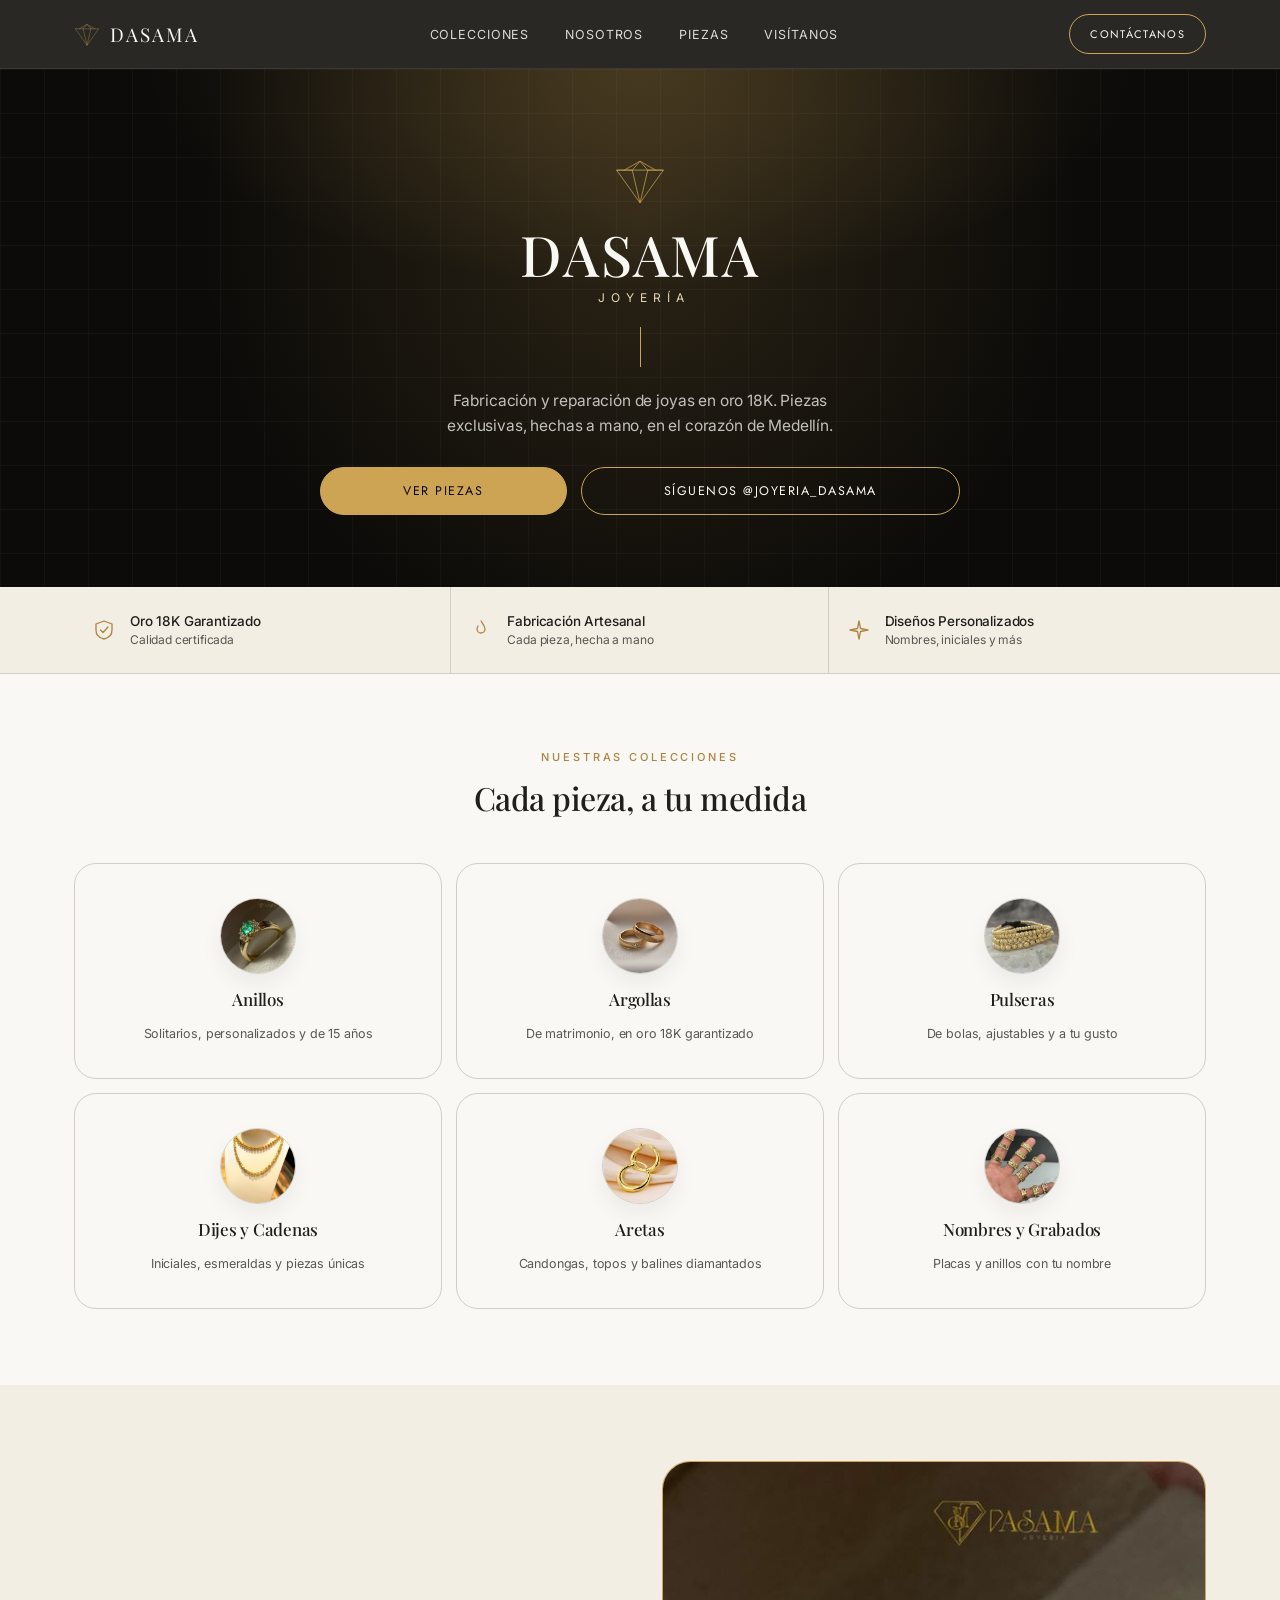
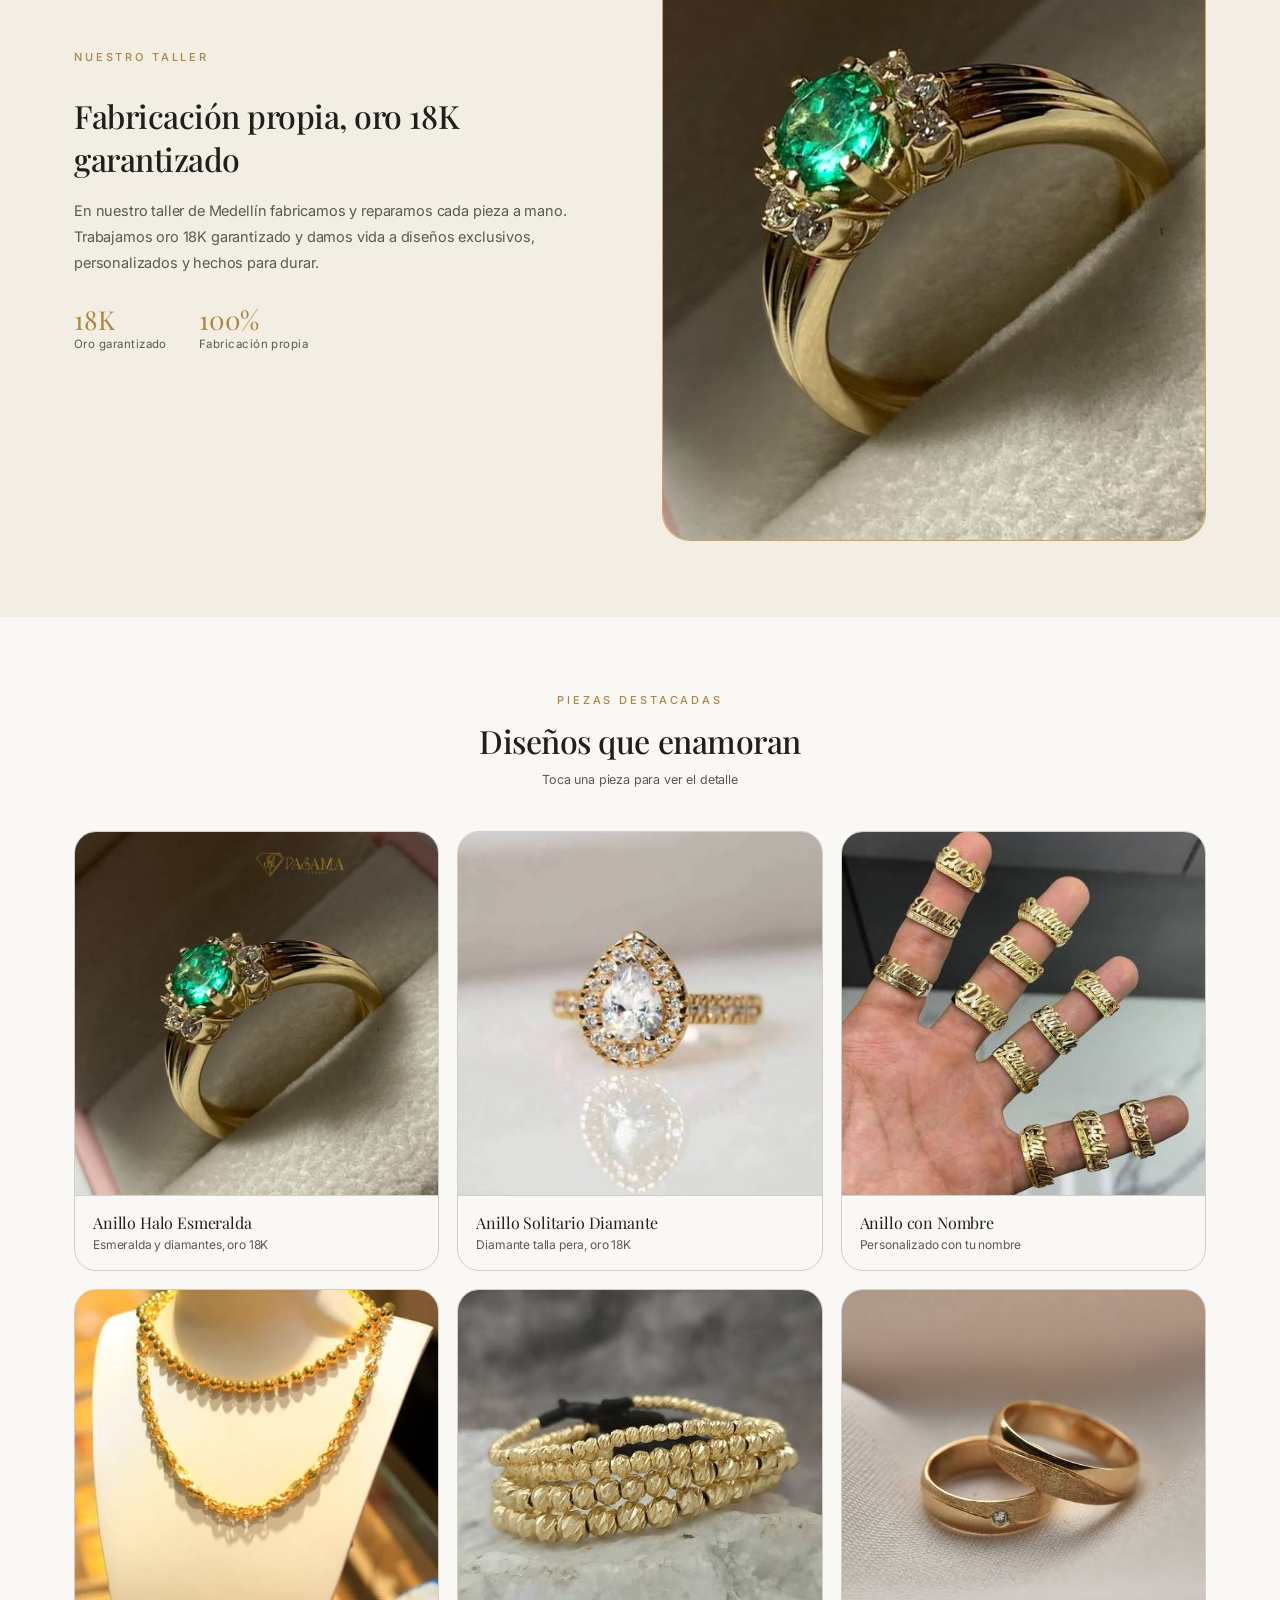
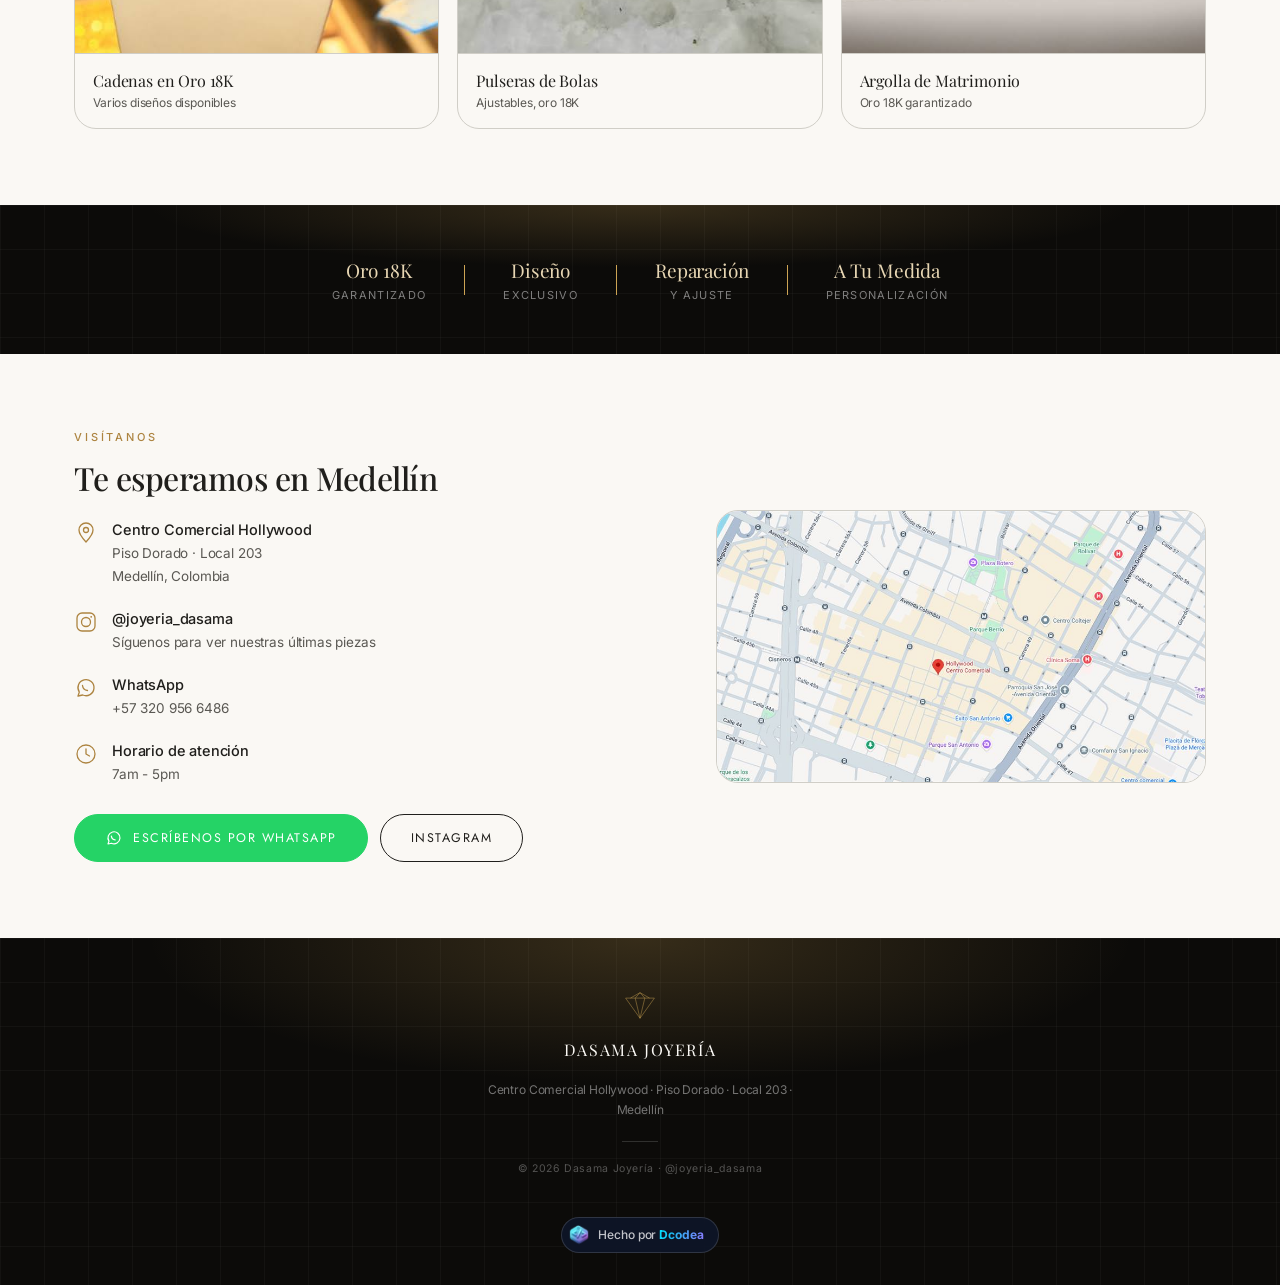
<file: index.html>
<!DOCTYPE html>
<html lang="es">
<head>
  <meta charset="UTF-8">
  <meta name="viewport" content="width=device-width, initial-scale=1.0">
  <title>Dasama Joyería</title>
  <meta name="description" content="Dasama Joyería — fabricación y reparación de joyas en oro 18K. Centro Comercial Hollywood, Piso Dorado, Local 203, Medellín.">
  <link rel="icon" href="data:image/svg+xml,%3Csvg xmlns='http://www.w3.org/2000/svg' viewBox='0 0 100 90'%3E%3Cpath d='M20 25 L50 8 L80 25 L95 25 L50 88 L5 25 Z' fill='none' stroke='%23111' stroke-width='4'/%3E%3C/svg%3E">
  <link rel="preconnect" href="https://fonts.googleapis.com">
  <link rel="stylesheet" href="https://fonts.googleapis.com/css2?family=Playfair+Display:wght@400;500;600;700&family=Jost:wght@300;400;500;600&family=Inter:wght@400;500;600;700&display=swap">
  <link rel="stylesheet" href="dcodea-dna.css">
  <link rel="stylesheet" href="styles.css">
</head>
<body>

<div class="page">

  <!-- NAV -->
  <header class="nav">
    <div class="container nav-inner">
      <div class="brand">
        <svg class="icon" viewBox="0 0 100 90" style="width:26px; height:24px; stroke:var(--gold);">
          <path d="M20 25 L50 8 L80 25 L95 25 L50 88 L5 25 Z"/>
          <path d="M20 25 L80 25"/>
          <path d="M35 25 L50 8 L65 25"/>
          <path d="M35 25 L50 88"/>
          <path d="M65 25 L50 88"/>
        </svg>
        <span class="brand-name">DASAMA</span>
      </div>
      <nav class="nav-links" id="navLinks">
        <a href="#colecciones">Colecciones</a>
        <a href="#taller">Nosotros</a>
        <a href="#destacados">Piezas</a>
        <a href="#visitanos">Visítanos</a>
      </nav>
      <a href="#visitanos" class="btn btn-outline nav-cta">Contáctanos</a>
      <button class="nav-burger" id="navBurger" aria-label="Abrir menú" aria-expanded="false" aria-controls="navLinks">
        <svg viewBox="0 0 24 24" class="burger-icon"><path d="M4 7h16"/><path d="M4 12h16"/><path d="M4 17h16"/></svg>
      </button>
    </div>
  </header>

  <!-- HERO -->
  <section class="hero">
    <div class="hero-glow"></div>
    <div class="hero-inner">
      <svg viewBox="0 0 100 90" class="hero-mark">
        <path d="M20 25 L50 8 L80 25 L95 25 L50 88 L5 25 Z"/>
        <path d="M20 25 L80 25"/>
        <path d="M35 25 L50 8 L65 25"/>
        <path d="M35 25 L50 88"/>
        <path d="M65 25 L50 88"/>
        <path d="M5 25 L35 25"/>
        <path d="M65 25 L95 25"/>
      </svg>
      <div class="hero-word">
        <h1 class="hero-title">DASAMA</h1>
        <p class="hero-sub">Joyería</p>
      </div>
      <div class="divider"></div>
      <p class="hero-tagline">Fabricación y reparación de joyas en oro 18K. Piezas exclusivas, hechas a mano, en el corazón de Medellín.</p>
      <div class="hero-actions">
        <a href="#destacados" class="btn btn-gold">Ver Piezas</a>
        <a href="https://www.instagram.com/joyeria_dasama/" target="_blank" rel="noopener" class="btn btn-outline">Síguenos @joyeria_dasama</a>
      </div>
    </div>
  </section>

  <!-- TRUST STRIP -->
  <section class="trust">
    <div class="container trust-grid">
      <div class="trust-item">
        <svg class="icon" viewBox="0 0 24 24"><path d="M12 3 L20 6 V12 C20 17 16.5 20 12 21 C7.5 20 4 17 4 12 V6 Z"/><path d="M8.5 12 L11 14.5 L16 9"/></svg>
        <div>
          <p class="trust-title">Oro 18K Garantizado</p>
          <p class="trust-sub">Calidad certificada</p>
        </div>
      </div>
      <div class="trust-item">
        <svg class="icon" viewBox="0 0 24 24"><path d="M12 3c2 3 4 5 4 8a4 4 0 0 1-8 0c0-1 .5-2 1-3"/></svg>
        <div>
          <p class="trust-title">Fabricación Artesanal</p>
          <p class="trust-sub">Cada pieza, hecha a mano</p>
        </div>
      </div>
      <div class="trust-item">
        <svg class="icon" viewBox="0 0 24 24"><path d="M12 3 L13.5 10.5 L21 12 L13.5 13.5 L12 21 L10.5 13.5 L3 12 L10.5 10.5 Z"/></svg>
        <div>
          <p class="trust-title">Diseños Personalizados</p>
          <p class="trust-sub">Nombres, iniciales y más</p>
        </div>
      </div>
    </div>
  </section>

  <!-- COLECCIONES -->
  <section id="colecciones" class="section">
    <div class="container">
      <div class="section-head">
        <p class="eyebrow">Nuestras Colecciones</p>
        <h2 class="section-title">Cada pieza, a tu medida</h2>
      </div>
      <div class="grid grid-6 grid-lines">

        <div class="card coll-card">
          <span class="medal">
            <img src="images/anillo-esmeralda.jpg" alt="Anillos Dasama Joyería">
          </span>
          <h3>Anillos</h3>
          <p class="muted">Solitarios, personalizados y de 15 años</p>
        </div>

        <div class="card coll-card">
          <span class="medal">
            <img src="images/argolla-matrimonio.jpg" alt="Argollas Dasama Joyería">
          </span>
          <h3>Argollas</h3>
          <p class="muted">De matrimonio, en oro 18K garantizado</p>
        </div>

        <div class="card coll-card">
          <span class="medal">
            <img src="images/manillas.jpg" alt="Pulseras Dasama Joyería">
          </span>
          <h3>Pulseras</h3>
          <p class="muted">De bolas, ajustables y a tu gusto</p>
        </div>

        <div class="card coll-card">
          <span class="medal">
            <img src="images/cadena.jpg" alt="Dijes y cadenas Dasama Joyería">
          </span>
          <h3>Dijes y Cadenas</h3>
          <p class="muted">Iniciales, esmeraldas y piezas únicas</p>
        </div>

        <div class="card coll-card">
          <span class="medal">
            <img src="images/aretes.jpg" alt="Aretas Dasama Joyería">
          </span>
          <h3>Aretas</h3>
          <p class="muted">Candongas, topos y balines diamantados</p>
        </div>

        <div class="card coll-card">
          <span class="medal">
            <img src="images/anillo-nombre.jpg" alt="Nombres y grabados Dasama Joyería">
          </span>
          <h3>Nombres y Grabados</h3>
          <p class="muted">Placas y anillos con tu nombre</p>
        </div>

      </div>
    </div>
  </section>

  <!-- TALLER / SOBRE NOSOTROS -->
  <section id="taller" class="section section-cream">
    <div class="container split">
      <div class="taller-copy">
        <p class="eyebrow">Nuestro Taller</p>
        <h2 class="section-title">Fabricación propia, oro 18K garantizado</h2>
        <p class="body-text">En nuestro taller de Medellín fabricamos y reparamos cada pieza a mano. Trabajamos oro 18K garantizado y damos vida a diseños exclusivos, personalizados y hechos para durar.</p>
        <div class="stat-row">
          <div>
            <p class="stat-num">18K</p>
            <p class="stat-label">Oro garantizado</p>
          </div>
          <div>
            <p class="stat-num">100%</p>
            <p class="stat-label">Fabricación propia</p>
          </div>
        </div>
      </div>
      <div class="taller-photo">
        <img src="images/anillo-esmeralda.jpg" alt="Anillo en oro 18K con esmeralda, fabricado por Dasama Joyería" loading="lazy">
      </div>
    </div>
  </section>

  <!-- DESTACADOS -->
  <section id="destacados" class="section">
    <div class="container">
      <div class="section-head">
        <p class="eyebrow">Piezas Destacadas</p>
        <h2 class="section-title">Diseños que enamoran</h2>
        <p class="section-hint">Toca una pieza para ver el detalle</p>
      </div>

      <div class="grid grid-6 grid-gap">

        <a class="product-card" href="producto.html?p=anillo-halo-esmeralda">
          <span class="product-thumb">
            <img src="images/anillo-esmeralda.jpg" alt="Anillo Halo Esmeralda, Dasama Joyería">
          </span>
          <span class="product-info">
            <span class="product-name">Anillo Halo Esmeralda</span>
            <span class="product-tag">Esmeralda y diamantes, oro 18K</span>
          </span>
        </a>

        <a class="product-card" href="producto.html?p=anillo-solitario-diamante">
          <span class="product-thumb">
            <img src="images/anillo-diamante-pera.jpg" alt="Anillo Solitario Diamante, Dasama Joyería">
          </span>
          <span class="product-info">
            <span class="product-name">Anillo Solitario Diamante</span>
            <span class="product-tag">Diamante talla pera, oro 18K</span>
          </span>
        </a>

        <a class="product-card" href="producto.html?p=anillo-con-nombre">
          <span class="product-thumb">
            <img src="images/anillo-nombre.jpg" alt="Anillo con Nombre, Dasama Joyería">
          </span>
          <span class="product-info">
            <span class="product-name">Anillo con Nombre</span>
            <span class="product-tag">Personalizado con tu nombre</span>
          </span>
        </a>

        <a class="product-card" href="producto.html?p=cadenas-oro-18k">
          <span class="product-thumb">
            <img src="images/cadena.jpg" alt="Cadenas en Oro 18K, Dasama Joyería">
          </span>
          <span class="product-info">
            <span class="product-name">Cadenas en Oro 18K</span>
            <span class="product-tag">Varios diseños disponibles</span>
          </span>
        </a>

        <a class="product-card" href="producto.html?p=pulseras-de-bolas">
          <span class="product-thumb">
            <img src="images/manillas.jpg" alt="Pulseras de Bolas, Dasama Joyería">
          </span>
          <span class="product-info">
            <span class="product-name">Pulseras de Bolas</span>
            <span class="product-tag">Ajustables, oro 18K</span>
          </span>
        </a>

        <a class="product-card" href="producto.html?p=argolla-matrimonio">
          <span class="product-thumb">
            <img src="images/argolla-matrimonio.jpg" alt="Argolla de Matrimonio, Dasama Joyería">
          </span>
          <span class="product-info">
            <span class="product-name">Argolla de Matrimonio</span>
            <span class="product-tag">Oro 18K garantizado</span>
          </span>
        </a>

      </div>
    </div>
  </section>

  <!-- GARANTIA BAND -->
  <section class="promise">
    <div class="container promise-row">
      <div class="promise-item">
        <p class="promise-num">Oro 18K</p>
        <p class="promise-label">Garantizado</p>
      </div>
      <div class="divider promise-divider"></div>
      <div class="promise-item">
        <p class="promise-num">Diseño</p>
        <p class="promise-label">Exclusivo</p>
      </div>
      <div class="divider promise-divider"></div>
      <div class="promise-item">
        <p class="promise-num">Reparación</p>
        <p class="promise-label">Y Ajuste</p>
      </div>
      <div class="divider promise-divider"></div>
      <div class="promise-item">
        <p class="promise-num">A Tu Medida</p>
        <p class="promise-label">Personalización</p>
      </div>
    </div>
  </section>

  <!-- VISITANOS -->
  <section id="visitanos" class="section">
    <div class="container split split-reverse">
      <div class="visit-copy">
        <div>
          <p class="eyebrow">Visítanos</p>
          <h2 class="section-title">Te esperamos en Medellín</h2>
        </div>
        <div class="visit-row">
          <svg class="icon" viewBox="0 0 24 24"><path d="M12 21s7-7.5 7-12a7 7 0 1 0-14 0c0 4.5 7 12 7 12z"/><circle cx="12" cy="9" r="2.5"/></svg>
          <div>
            <p class="visit-title">Centro Comercial Hollywood</p>
            <p class="visit-sub">Piso Dorado · Local 203<br>Medellín, Colombia</p>
          </div>
        </div>
        <div class="visit-row">
          <svg class="icon" viewBox="0 0 24 24"><rect x="3" y="3" width="18" height="18" rx="5"/><circle cx="12" cy="12" r="4.5"/><circle cx="17.2" cy="6.8" r="0.9" fill="var(--gold-2)" stroke="none"/></svg>
          <div>
            <p class="visit-title">@joyeria_dasama</p>
            <p class="visit-sub">Síguenos para ver nuestras últimas piezas</p>
          </div>
        </div>
        <div class="visit-row">
          <svg class="icon" viewBox="0 0 24 24"><path d="M4 20l1.3-3.9A8 8 0 1 1 8.7 19L4 20z"/><path d="M8.5 9.5c.3 2.5 2.5 4.7 5 5"/></svg>
          <div>
            <p class="visit-title">WhatsApp</p>
            <p class="visit-sub">+57 320 956 6486</p>
          </div>
        </div>
        <div class="visit-row">
          <svg class="icon" viewBox="0 0 24 24"><circle cx="12" cy="12" r="9"/><path d="M12 7v5l3.5 2"/></svg>
          <div>
            <p class="visit-title">Horario de atención</p>
            <p class="visit-sub">7am - 5pm</p>
          </div>
        </div>
        <div class="visit-actions">
          <a href="https://wa.me/573209566486" target="_blank" rel="noopener" class="btn btn-whatsapp">
            <svg viewBox="0 0 24 24" class="wa-icon"><path d="M4 20l1.3-3.9A8 8 0 1 1 8.7 19L4 20z"/><path d="M8.5 9.5c.3 2.5 2.5 4.7 5 5"/></svg>
            Escríbenos por WhatsApp
          </a>
          <a href="https://www.instagram.com/joyeria_dasama/" target="_blank" rel="noopener" class="btn btn-outline-dark">Instagram</a>
        </div>
      </div>
      <a class="visit-map" href="https://www.google.com/maps/search/?api=1&query=Centro+Comercial+Hollywood+Medell%C3%ADn" target="_blank" rel="noopener">
        <img src="images/mapa-ubicacion.jpg" alt="Ubicación de Dasama Joyería, Centro Comercial Hollywood, Medellín">
      </a>
    </div>
  </section>

  <!-- FOOTER -->
  <footer class="footer">
    <div class="container footer-inner">
      <svg viewBox="0 0 100 90" class="footer-mark">
        <path d="M20 25 L50 8 L80 25 L95 25 L50 88 L5 25 Z"/>
        <path d="M20 25 L80 25"/>
        <path d="M35 25 L50 8 L65 25"/>
        <path d="M35 25 L50 88"/>
        <path d="M65 25 L50 88"/>
      </svg>
      <p class="footer-brand">DASAMA JOYERÍA</p>
      <p class="footer-address">Centro Comercial Hollywood · Piso Dorado · Local 203 · Medellín</p>
      <div class="footer-rule"></div>
      <p class="footer-copy">© 2026 Dasama Joyería · @joyeria_dasama</p>
      <div class="footer-signature">
        <a class="dcodea-badge" href="https://www.instagram.com/dcod.ea/" target="_blank" rel="noopener"><img src="images/dcodea-mark.png" alt="" width="22" height="22"><span>Hecho por <strong>Dcodea</strong></span></a>
      </div>
    </div>
  </footer>

</div>

<script src="script.js"></script>
</body>
</html>
</file>
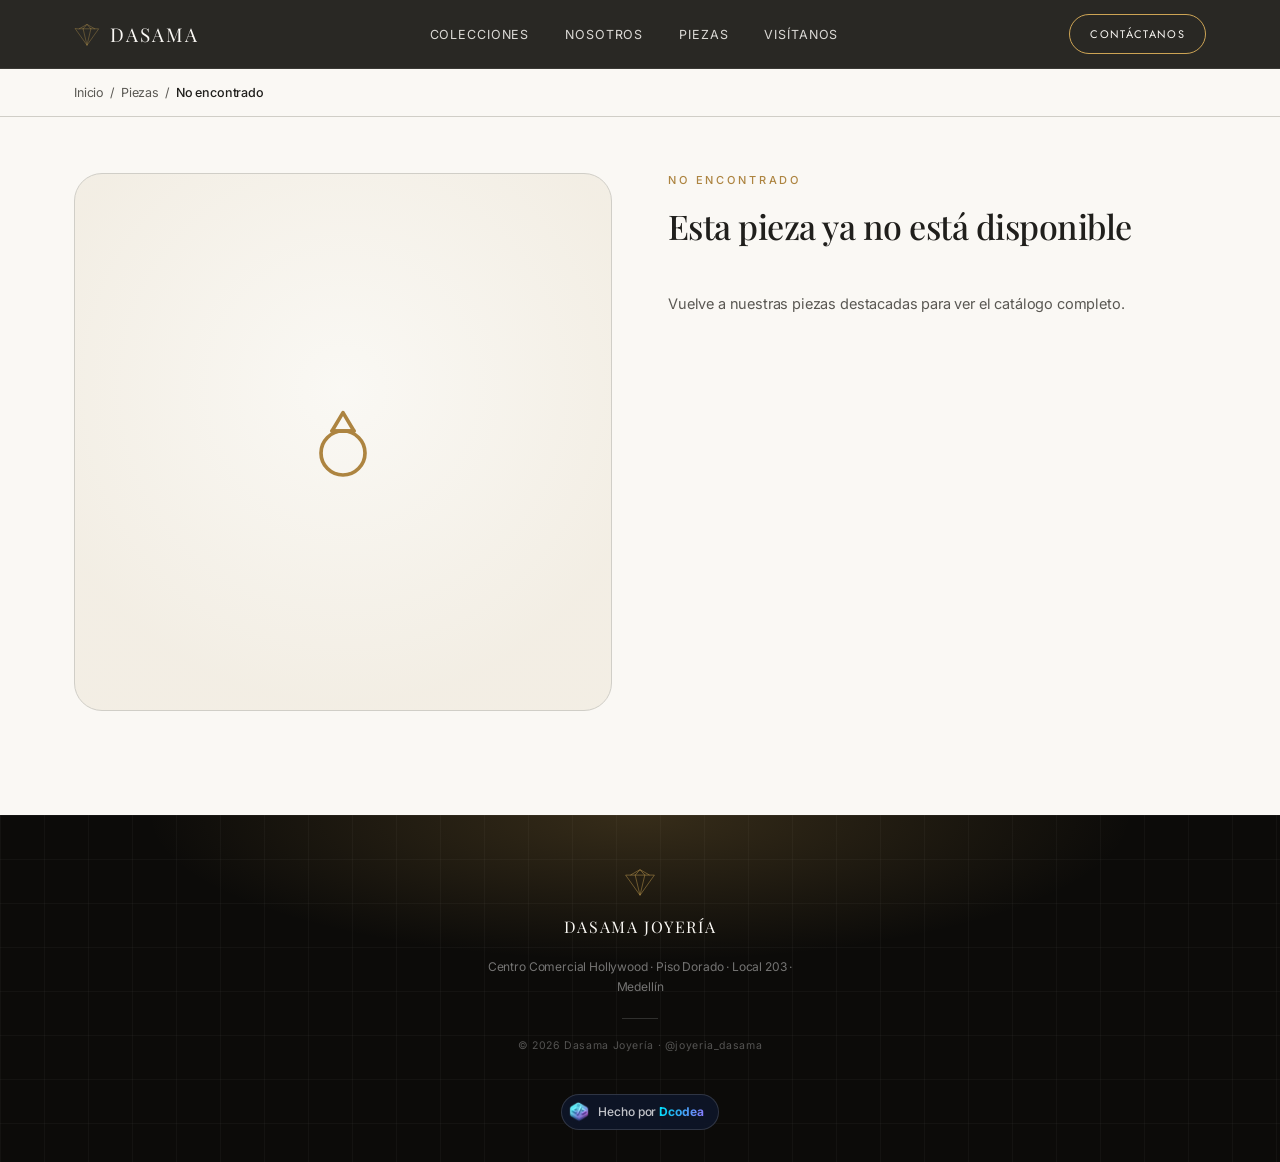
<file: producto.html>
<!DOCTYPE html>
<html lang="es">
<head>
  <meta charset="UTF-8">
  <meta name="viewport" content="width=device-width, initial-scale=1.0">
  <title id="pageTitle">Producto · Dasama Joyería</title>
  <link rel="icon" href="data:image/svg+xml,%3Csvg xmlns='http://www.w3.org/2000/svg' viewBox='0 0 100 90'%3E%3Cpath d='M20 25 L50 8 L80 25 L95 25 L50 88 L5 25 Z' fill='none' stroke='%23111' stroke-width='4'/%3E%3C/svg%3E">
  <link rel="preconnect" href="https://fonts.googleapis.com">
  <link rel="stylesheet" href="https://fonts.googleapis.com/css2?family=Playfair+Display:wght@400;500;600;700&family=Jost:wght@300;400;500;600&family=Inter:wght@400;500;600;700&display=swap">
  <link rel="stylesheet" href="dcodea-dna.css">
  <link rel="stylesheet" href="styles.css">
</head>
<body>

<div class="page">

  <!-- NAV -->
  <header class="nav">
    <div class="container nav-inner">
      <a href="index.html" class="brand">
        <svg class="icon" viewBox="0 0 100 90" style="width:26px; height:24px; stroke:var(--gold);">
          <path d="M20 25 L50 8 L80 25 L95 25 L50 88 L5 25 Z"/>
          <path d="M20 25 L80 25"/>
          <path d="M35 25 L50 8 L65 25"/>
          <path d="M35 25 L50 88"/>
          <path d="M65 25 L50 88"/>
        </svg>
        <span class="brand-name">DASAMA</span>
      </a>
      <nav class="nav-links" id="navLinks">
        <a href="index.html#colecciones">Colecciones</a>
        <a href="index.html#taller">Nosotros</a>
        <a href="index.html#destacados">Piezas</a>
        <a href="index.html#visitanos">Visítanos</a>
      </nav>
      <a href="index.html#visitanos" class="btn btn-outline nav-cta">Contáctanos</a>
      <button class="nav-burger" id="navBurger" aria-label="Abrir menú" aria-expanded="false" aria-controls="navLinks">
        <svg viewBox="0 0 24 24" class="burger-icon"><path d="M4 7h16"/><path d="M4 12h16"/><path d="M4 17h16"/></svg>
      </button>
    </div>
  </header>

  <!-- BREADCRUMB -->
  <div class="crumb">
    <div class="container crumb-row">
      <a href="index.html">Inicio</a>
      <span>/</span>
      <a href="index.html#destacados" id="crumbCategory">Piezas</a>
      <span>/</span>
      <span class="crumb-current" id="crumbTitle">Producto</span>
    </div>
  </div>

  <!-- PRODUCT -->
  <section class="product-page">
    <div class="container product-grid">

      <div class="gallery">
        <div class="gallery-main" id="galleryMain"></div>
        <div class="gallery-thumbs" id="galleryThumbs"></div>
      </div>

      <div class="product-detail">
        <p class="eyebrow" id="detailCategory">Categoría</p>
        <h1 class="product-detail-title" id="detailTitle">Producto</h1>
        <p class="product-detail-price" id="detailPrice">Precio a consultar</p>
        <p class="product-detail-text" id="detailText"></p>

        <div class="qty-row">
          <div class="qty-stepper">
            <button class="qty-btn" id="qtyMinus" type="button" aria-label="Restar">–</button>
            <span class="qty-value" id="qtyValue">1</span>
            <button class="qty-btn" id="qtyPlus" type="button" aria-label="Sumar">+</button>
          </div>
        </div>

        <div class="buy-row">
          <a class="btn btn-whatsapp" id="whatsappBtn" href="#" target="_blank" rel="noopener">
            <svg viewBox="0 0 24 24" class="wa-icon"><path d="M4 20l1.3-3.9A8 8 0 1 1 8.7 19L4 20z"/><path d="M8.5 9.5c.3 2.5 2.5 4.7 5 5"/></svg>
            Comprar por WhatsApp
          </a>
          <p class="buy-note">Te atendemos directo por WhatsApp para confirmar disponibilidad, talla y envío.</p>
        </div>

        <div class="specs">
          <p class="specs-title">Características</p>
          <div class="specs-grid">
            <div>
              <p class="spec-label">Material</p>
              <p class="spec-value">Oro 18K</p>
            </div>
            <div>
              <p class="spec-label">Categoría</p>
              <p class="spec-value" id="specCategory">—</p>
            </div>
            <div>
              <p class="spec-label">Personalización</p>
              <p class="spec-value">Disponible</p>
            </div>
            <div>
              <p class="spec-label">Garantía</p>
              <p class="spec-value">Incluida</p>
            </div>
          </div>
        </div>
      </div>

    </div>
  </section>

  <!-- FOOTER -->
  <footer class="footer">
    <div class="container footer-inner">
      <svg viewBox="0 0 100 90" class="footer-mark">
        <path d="M20 25 L50 8 L80 25 L95 25 L50 88 L5 25 Z"/>
        <path d="M20 25 L80 25"/>
        <path d="M35 25 L50 8 L65 25"/>
        <path d="M35 25 L50 88"/>
        <path d="M65 25 L50 88"/>
      </svg>
      <p class="footer-brand">DASAMA JOYERÍA</p>
      <p class="footer-address">Centro Comercial Hollywood · Piso Dorado · Local 203 · Medellín</p>
      <div class="footer-rule"></div>
      <p class="footer-copy">© 2026 Dasama Joyería · @joyeria_dasama</p>
      <div class="footer-signature">
        <a class="dcodea-badge" href="https://www.instagram.com/dcod.ea/" target="_blank" rel="noopener"><img src="images/dcodea-mark.png" alt="" width="22" height="22"><span>Hecho por <strong>Dcodea</strong></span></a>
      </div>
    </div>
  </footer>

</div>

<script src="catalog.js"></script>
<script src="producto.js"></script>
<script src="script.js"></script>
</body>
</html>
</file>
<file: dcodea-dna.css>
/*
 * ADN Dcodea — lenguaje visual compartido por los proyectos de Dcodea (https://www.instagram.com/dcod.ea/).
 * Tipografía, forma, movimiento y superficies iguales en todos los proyectos;
 * cada uno define su propio color de marca con --brand (y opcionalmente --brand-2).
 * Nota: todo lo que depende de --brand usa var(--brand) directamente, así un contenedor
 * puede redefinir la marca (p. ej. cada tienda del SaaS) y los componentes la heredan.
 */
:root {
  --brand: #4f46e5;
  --brand-2: color-mix(in srgb, var(--brand) 55%, #00e5ff);

  --dc-navy: #0f172a;
  --dc-navy-deep: #0a0f1e;
  --dc-navy-elevated: #1b1f3b;
  --dc-font: 'Inter', -apple-system, BlinkMacSystemFont, 'SF Pro Display', 'Segoe UI', Roboto, sans-serif;
  --dc-mono: 'JetBrains Mono', ui-monospace, Menlo, Consolas, monospace;
  --dc-ease: cubic-bezier(0.28, 0.11, 0.32, 1);
  --dc-ease-out: cubic-bezier(0.16, 1, 0.3, 1);
  --dc-radius-sm: 12px;
  --dc-radius-md: 18px;
  --dc-radius-lg: 28px;
  --dc-radius-pill: 980px;
  --dc-shadow-soft: 0 30px 60px -24px rgba(15, 23, 42, 0.35);
}

/* Botón píldora con el destello diagonal característico de Dcodea. */
.dc-sheen {
  position: relative;
  isolation: isolate;
  overflow: hidden;
  transition: transform 0.3s var(--dc-ease), box-shadow 0.3s ease, background-color 0.3s ease;
}
.dc-sheen::after {
  content: '';
  position: absolute;
  inset: 0;
  z-index: -1;
  background: linear-gradient(115deg, transparent 30%, rgba(255, 255, 255, 0.45) 50%, transparent 70%);
  transform: translateX(-120%);
  transition: transform 0.7s var(--dc-ease);
  pointer-events: none;
}
.dc-sheen:hover:not(:disabled) {
  transform: scale(1.035);
}
.dc-sheen:hover:not(:disabled)::after {
  transform: translateX(120%);
}
.dc-sheen:active:not(:disabled) {
  transform: scale(0.98);
}

/* Superficie oscura de marca: navy + cuadrícula sutil + brillos radiales del color de marca. */
.dc-dark {
  position: relative;
  color: #f5f5f7;
  background:
    radial-gradient(60% 50% at 15% 0%, color-mix(in srgb, var(--brand) 30%, transparent), transparent 70%),
    radial-gradient(50% 45% at 90% 100%, color-mix(in srgb, var(--brand-2) 22%, transparent), transparent 70%),
    linear-gradient(rgba(255, 255, 255, 0.035) 1px, transparent 1px) 0 0 / 44px 44px,
    linear-gradient(90deg, rgba(255, 255, 255, 0.035) 1px, transparent 1px) 0 0 / 44px 44px,
    var(--dc-navy);
}

/* Vidrio (glassmorphism). */
.dc-glass {
  background: rgba(255, 255, 255, 0.72);
  border: 1px solid rgba(255, 255, 255, 0.6);
  backdrop-filter: blur(14px) saturate(170%);
  -webkit-backdrop-filter: blur(14px) saturate(170%);
}
.dc-dark .dc-glass,
.dc-glass-dark {
  background: rgba(255, 255, 255, 0.06);
  border: 1px solid rgba(255, 255, 255, 0.14);
  backdrop-filter: blur(12px) saturate(160%);
  -webkit-backdrop-filter: blur(12px) saturate(160%);
}

/* Texto con degradado de marca. */
.dc-gradient-text {
  background: linear-gradient(100deg, var(--brand) 0%, var(--brand-2) 100%);
  -webkit-background-clip: text;
  background-clip: text;
  color: transparent;
}

/* Chip píldora ("Dcodea · Código y diseño"). */
.dc-chip {
  display: inline-flex;
  align-items: center;
  gap: 8px;
  padding: 6px 14px;
  border-radius: var(--dc-radius-pill);
  font-size: 13px;
  font-weight: 600;
  letter-spacing: -0.01em;
  color: var(--brand);
  background: color-mix(in srgb, var(--brand) 10%, transparent);
  border: 1px solid color-mix(in srgb, var(--brand) 28%, transparent);
}
.dc-dark .dc-chip {
  color: color-mix(in srgb, var(--brand-2) 70%, white);
  background: color-mix(in srgb, var(--brand) 14%, transparent);
  border-color: color-mix(in srgb, var(--brand-2) 40%, transparent);
}

/* Entrada suave al cargar (respeta reduced-motion). */
.dc-rise {
  animation: dc-rise 0.8s var(--dc-ease-out) both;
}
@keyframes dc-rise {
  from { opacity: 0; transform: translateY(18px); }
  to { opacity: 1; transform: none; }
}
@media (prefers-reduced-motion: reduce) {
  .dc-rise { animation: none; }
  .dc-sheen, .dc-sheen::after { transition: none; }
}

/* Sello de autoría. */
.dcodea-badge {
  display: inline-flex;
  align-items: center;
  gap: 8px;
  padding: 6px 14px 6px 6px;
  border-radius: var(--dc-radius-pill);
  font-family: var(--dc-font);
  font-size: 12px;
  font-weight: 500;
  letter-spacing: -0.01em;
  color: rgba(245, 245, 247, 0.78);
  background: rgba(15, 23, 42, 0.86);
  border: 1px solid rgba(255, 255, 255, 0.14);
  backdrop-filter: blur(10px);
  -webkit-backdrop-filter: blur(10px);
  text-decoration: none;
  transition: transform 0.3s var(--dc-ease), box-shadow 0.3s ease;
}
.dcodea-badge img {
  width: 22px;
  height: 22px;
  border-radius: 7px;
}
.dcodea-badge strong {
  font-weight: 700;
  background: linear-gradient(100deg, #00e5ff 0%, #23b5f3 35%, #8b7bff 100%);
  -webkit-background-clip: text;
  background-clip: text;
  color: transparent;
}
.dcodea-badge:hover {
  transform: translateY(-2px);
  box-shadow: 0 0 0 1px rgba(0, 229, 255, 0.28), 0 12px 40px -8px rgba(0, 229, 255, 0.45);
}
</file>
<file: styles.css>
:root{
  --black: oklch(15% 0.004 90);
  --white: oklch(98% 0.006 90);
  --cream: oklch(95% 0.014 85);
  --ink: oklch(24% 0.006 90);
  --sub: oklch(46% 0.008 90);
  --gold: oklch(74% 0.11 82);
  --gold-2: oklch(64% 0.10 78);
  --gold-soft: oklch(88% 0.05 85);
  --line: oklch(85% 0.01 90);
  --nav-h: 68px;
}

*{box-sizing:border-box;}
html{scroll-behavior:smooth;}
body{
  margin:0;
  font-family:'Jost','Century Gothic',sans-serif;
  color:var(--ink);
  background:var(--white);
  -webkit-font-smoothing:antialiased;
}
h1,h2,h3{font-family:'Playfair Display',Georgia,serif;margin:0;font-weight:500;}
p{margin:0;}
img{max-width:100%;display:block;}

a{color:var(--gold-2);text-decoration:none;}
a:hover{color:var(--gold);}

.page{width:100%;overflow:hidden;}
.container{max-width:1180px;margin:0 auto;padding:0 24px;}

.eyebrow{font-size:11px;letter-spacing:.26em;text-transform:uppercase;color:var(--gold-2);font-weight:500;}

.divider{width:1px;height:40px;background:var(--gold);}

.btn{
  display:inline-flex;
  align-items:center;
  justify-content:center;
  gap:10px;
  min-height:48px;
  padding:0 30px;
  font-family:'Jost',sans-serif;
  font-size:12.5px;
  letter-spacing:.12em;
  text-transform:uppercase;
  cursor:pointer;
  white-space:nowrap;
  border-radius:0;
}
.btn-gold{background:var(--gold);color:var(--black);border:1px solid var(--gold);}
.btn-outline{background:transparent;color:var(--white);border:1px solid var(--gold);}
.btn-outline-dark{background:transparent;color:var(--ink);border:1px solid var(--ink);}
.btn-whatsapp{background:#25D366;color:#fff;border:1px solid #25D366;}
.btn-whatsapp:hover{background:#1ebc59;color:#fff;}
.wa-icon{width:18px;height:18px;stroke:#fff;fill:none;stroke-width:1.6;stroke-linecap:round;stroke-linejoin:round;}

.icon{
  width:24px;
  height:24px;
  stroke:var(--gold-2);
  fill:none;
  stroke-width:1.3;
  stroke-linecap:round;
  stroke-linejoin:round;
  flex-shrink:0;
}

/* NAV */
.nav{
  position:sticky;
  top:0;
  z-index:60;
  width:100%;
  background:oklch(15% 0.004 90 / 0.94);
  backdrop-filter:blur(6px);
  border-bottom:1px solid oklch(100% 0 0 / 0.08);
}
.nav-inner{display:flex;align-items:center;justify-content:space-between;height:var(--nav-h);gap:16px;}
.brand{display:flex;align-items:center;gap:10px;}
.brand-name{font-family:'Playfair Display',serif;font-size:19px;letter-spacing:.1em;color:var(--white);}
.nav-links{display:flex;align-items:center;gap:36px;}
.nav-links a{color:var(--white);font-size:12.5px;letter-spacing:.07em;text-transform:uppercase;opacity:.85;}
.nav-links a:hover{opacity:1;color:var(--gold);}
.nav-cta{height:40px;min-height:40px;padding:0 20px;font-size:11px;}
.nav-burger{
  display:none;
  align-items:center;
  justify-content:center;
  width:44px;
  height:44px;
  background:transparent;
  border:none;
  padding:0;
  cursor:pointer;
  margin-left:-6px;
}
.burger-icon{width:22px;height:22px;stroke:var(--white);fill:none;stroke-width:1.5;stroke-linecap:round;}
.nav-burger[aria-expanded="true"] .burger-icon path:nth-child(1){transform:translateY(5px) rotate(45deg);}
.nav-burger[aria-expanded="true"] .burger-icon path:nth-child(2){opacity:0;}
.nav-burger[aria-expanded="true"] .burger-icon path:nth-child(3){transform:translateY(-5px) rotate(-45deg);}
.burger-icon path{transform-origin:center;transition:transform .2s ease, opacity .2s ease;}

/* HERO */
.hero{position:relative;width:100%;background:var(--black);padding:88px 24px 72px;text-align:center;overflow:hidden;}
.hero-glow{position:absolute;inset:0;background-image:radial-gradient(circle at 50% 30%, oklch(74% 0.11 82 / 0.16), transparent 60%);pointer-events:none;}
.hero-inner{position:relative;max-width:640px;margin:0 auto;display:flex;flex-direction:column;align-items:center;gap:22px;}
.hero-mark{width:52px;height:47px;stroke:var(--gold);fill:none;stroke-width:1.4;stroke-linejoin:round;}
.hero-word{display:flex;flex-direction:column;align-items:center;gap:8px;}
.hero-title{font-size:56px;line-height:1;color:var(--white);letter-spacing:.03em;}
.hero-sub{font-size:12px;letter-spacing:.5em;text-transform:uppercase;color:var(--gold-soft);margin-left:8px;}
.hero-tagline{font-size:15.5px;line-height:1.6;color:oklch(90% 0.005 90 / 0.85);max-width:400px;}
.hero-actions{display:flex;gap:14px;flex-wrap:wrap;justify-content:center;margin-top:6px;width:100%;}
.hero-actions .btn{flex:1 1 auto;}

/* TRUST */
.trust{width:100%;background:var(--cream);border-bottom:1px solid var(--line);}
.trust-grid{display:grid;grid-template-columns:repeat(3,minmax(0,1fr));}
.trust-item{display:flex;align-items:center;gap:14px;padding:26px 18px;}
.trust-item:not(:last-child){border-right:1px solid var(--line);}
.trust-title{font-size:13.5px;font-weight:500;color:var(--ink);}
.trust-sub{font-size:12px;color:var(--sub);margin-top:3px;}

/* SECTIONS */
.section{width:100%;padding:76px 24px;}
.section-cream{background:var(--cream);}
.section-head{text-align:center;max-width:560px;margin:0 auto 44px;}
.section-title{font-size:32px;margin-top:12px;color:var(--ink);}
.section-hint{font-size:12.5px;color:var(--sub);margin-top:10px;}

.grid{display:grid;grid-template-columns:repeat(3,minmax(0,1fr));}
.grid-lines{gap:1px;background:var(--line);border:1px solid var(--line);}
.grid-gap{gap:18px;}

.card{border:1px solid var(--line);background:var(--white);}
.coll-card{padding:34px 20px;display:flex;flex-direction:column;align-items:center;gap:14px;text-align:center;}
.coll-card h3{font-size:17px;color:var(--ink);}
.muted{font-size:12.5px;color:var(--sub);line-height:1.6;}

/* MEDAL (circular icon / photo badge used on collection + fallback product tiles) */
.medal{
  width:76px;
  height:76px;
  border-radius:50%;
  display:flex;
  align-items:center;
  justify-content:center;
  overflow:hidden;
  background:radial-gradient(circle at 32% 28%, oklch(98% 0.008 85), var(--cream) 72%);
  border:1px solid var(--line);
  box-shadow:0 1px 0 oklch(100% 0 0 / 0.6) inset, 0 10px 22px oklch(15% 0.004 90 / 0.06);
  flex-shrink:0;
}
.medal img{width:100%;height:100%;object-fit:cover;}
.medal .icon{width:30px;height:30px;stroke-width:1.15;}
.medal-lg{width:112px;height:112px;}
.medal-lg .icon{width:42px;height:42px;}

.split{display:grid;grid-template-columns:1fr 1fr;gap:44px;align-items:center;}
.split-reverse{grid-template-columns:1.1fr 0.9fr;}

.taller-copy{display:flex;flex-direction:column;gap:18px;}
.body-text{font-size:14.5px;line-height:1.8;color:var(--sub);}
.stat-row{display:flex;gap:32px;margin-top:8px;}
.stat-num{font-family:'Playfair Display',serif;font-size:26px;color:var(--gold-2);}
.stat-label{font-size:11.5px;color:var(--sub);letter-spacing:.04em;}
.taller-photo{position:relative;aspect-ratio:4/5;background:var(--black);border:1px solid var(--gold);overflow:hidden;}
.taller-photo img{width:100%;height:100%;object-fit:cover;}

/* PRODUCT CARDS (clickable) */
.product-card{
  display:flex;
  flex-direction:column;
  border:1px solid var(--line);
  background:var(--white);
  padding:0;
  text-align:left;
  cursor:pointer;
  font-family:inherit;
  color:inherit;
  min-height:44px;
  transition:border-color .18s ease, transform .18s ease, box-shadow .18s ease;
}
.product-card:hover,
.product-card:focus-visible{
  border-color:var(--gold);
  transform:translateY(-3px);
  box-shadow:0 12px 24px oklch(15% 0.004 90 / 0.08);
  outline:none;
}
.product-thumb{
  aspect-ratio:1/1;
  background:var(--cream);
  display:flex;
  align-items:center;
  justify-content:center;
  overflow:hidden;
}
.product-thumb img{width:100%;height:100%;object-fit:cover;transition:transform .3s ease;}
.product-card:hover .product-thumb img{transform:scale(1.04);}
.product-thumb-icon{background:radial-gradient(circle at 50% 40%, var(--white), var(--cream) 75%);}
.product-info{padding:16px 18px 18px;border-top:1px solid var(--line);}
.product-name{display:block;font-family:'Playfair Display',serif;font-size:16px;color:var(--ink);}
.product-tag{display:block;font-size:12px;color:var(--sub);margin-top:4px;}

/* PROMISE BAND */
.promise{width:100%;background:var(--black);padding:52px 24px;}
.promise-row{display:flex;flex-wrap:wrap;align-items:center;justify-content:center;gap:38px;text-align:center;}
.promise-num{font-family:'Playfair Display',serif;font-size:19px;color:var(--gold-soft);}
.promise-label{font-size:11px;letter-spacing:.12em;text-transform:uppercase;color:oklch(90% 0 0 / 0.55);margin-top:5px;}
.promise-divider{height:30px;}

/* VISITANOS */
.visit-copy{display:flex;flex-direction:column;gap:22px;}
.visit-row{display:flex;gap:14px;}
.visit-title{font-size:14.5px;color:var(--ink);font-weight:500;}
.visit-sub{font-size:13.5px;color:var(--sub);margin-top:4px;line-height:1.7;}
.visit-actions{display:flex;gap:12px;flex-wrap:wrap;margin-top:6px;}
.visit-map{
  display:block;
  background:var(--cream);
  border:1px solid var(--line);
  min-height:260px;
  overflow:hidden;
  position:relative;
}
.visit-map img{width:100%;height:100%;min-height:260px;object-fit:cover;display:block;transition:transform .3s ease;}
.visit-map:hover img{transform:scale(1.03);}

/* FOOTER */
.footer{width:100%;background:var(--black);padding:52px 24px 32px;}
.footer-inner{display:flex;flex-direction:column;align-items:center;gap:20px;text-align:center;}
.footer-mark{width:32px;height:29px;stroke:var(--gold);fill:none;stroke-width:1.4;stroke-linejoin:round;}
.footer-brand{font-family:'Playfair Display',serif;font-size:16px;color:var(--white);letter-spacing:.1em;}
.footer-address{font-size:12px;color:oklch(90% 0 0 / 0.5);max-width:320px;line-height:1.7;}
.footer-rule{width:36px;height:1px;background:oklch(100% 0 0 / 0.15);}
.footer-copy{font-size:10.5px;letter-spacing:.06em;color:oklch(90% 0 0 / 0.35);}

/* BREADCRUMB (producto.html) */
.crumb{width:100%;padding:16px 24px;border-bottom:1px solid var(--line);}
.crumb-row{display:flex;align-items:center;flex-wrap:wrap;gap:6px;font-size:12.5px;color:var(--sub);}
.crumb-row a{color:var(--sub);}
.crumb-row a:hover{color:var(--gold-2);}
.crumb-current{color:var(--ink);font-weight:500;}

/* PRODUCT PAGE (producto.html) */
.product-page{width:100%;padding:56px 24px 90px;}
.product-grid{display:grid;grid-template-columns:1fr 1fr;gap:56px;align-items:start;}

.gallery-main{
  aspect-ratio:1/1;
  background:radial-gradient(circle at 50% 40%, var(--white), var(--cream) 75%);
  border:1px solid var(--line);
  display:flex;
  align-items:center;
  justify-content:center;
  overflow:hidden;
}
.gallery-main img{width:100%;height:100%;object-fit:cover;}
.gallery-main .icon{width:88px;height:88px;stroke-width:1;}
.gallery-thumbs{display:flex;gap:12px;margin-top:14px;}
.gallery-thumb{
  width:76px;
  height:76px;
  border:1px solid var(--line);
  background:var(--cream);
  padding:0;
  cursor:pointer;
  overflow:hidden;
}
.gallery-thumb img{width:100%;height:100%;object-fit:cover;display:block;}
.gallery-thumb.is-active{border-color:var(--gold);box-shadow:0 0 0 1px var(--gold);}

.product-detail{display:flex;flex-direction:column;gap:6px;}
.product-detail-title{font-size:34px;color:var(--ink);margin-top:10px;}
.product-detail-price{font-family:'Playfair Display',serif;font-size:24px;color:var(--ink);margin-top:16px;}
.product-detail-price sup{font-family:'Jost',sans-serif;font-size:12px;color:var(--sub);margin-left:4px;}
.product-detail-text{font-size:14.5px;line-height:1.8;color:var(--sub);margin-top:14px;}

.qty-row{display:flex;align-items:center;gap:16px;margin-top:26px;flex-wrap:wrap;}
.qty-stepper{display:flex;align-items:center;border:1px solid var(--line);}
.qty-btn{
  width:44px;
  height:48px;
  display:flex;
  align-items:center;
  justify-content:center;
  background:transparent;
  border:none;
  font-size:18px;
  color:var(--ink);
  cursor:pointer;
}
.qty-btn:hover{color:var(--gold-2);}
.qty-value{width:40px;text-align:center;font-size:14px;color:var(--ink);}
.buy-row{margin-top:14px;}
.buy-row .btn-whatsapp{width:100%;}
.buy-note{font-size:12px;color:var(--sub);margin-top:10px;line-height:1.6;}

.specs{margin-top:36px;padding-top:28px;border-top:1px solid var(--line);}
.specs-title{font-size:15px;color:var(--ink);margin-bottom:18px;}
.specs-grid{display:grid;grid-template-columns:1fr 1fr;gap:18px 24px;}
.spec-label{font-size:11px;letter-spacing:.1em;text-transform:uppercase;color:var(--gold-2);}
.spec-value{font-size:13.5px;color:var(--ink);margin-top:4px;font-weight:500;}

.related{margin-top:80px;}

/* RESPONSIVE */
@media (max-width:900px){
  .grid-6{grid-template-columns:repeat(2,minmax(0,1fr));}
  .split{grid-template-columns:1fr;gap:32px;}
  .split-reverse{grid-template-columns:1fr;}
  .split-reverse .visit-map{order:2;}
  .taller-photo{aspect-ratio:16/10;}
  .product-grid{grid-template-columns:1fr;gap:32px;}
}

@media (max-width:860px){
  .nav-links{
    display:flex;
    position:fixed;
    top:var(--nav-h);
    left:0;
    right:0;
    flex-direction:column;
    align-items:stretch;
    gap:0;
    background:var(--black);
    border-top:1px solid oklch(100% 0 0 / 0.08);
    padding:6px 24px 18px;
    transform:translateY(-8px);
    opacity:0;
    pointer-events:none;
    transition:opacity .18s ease, transform .18s ease;
  }
  .nav-links.open{opacity:1;transform:translateY(0);pointer-events:auto;}
  .nav-links a{padding:14px 0;border-bottom:1px solid oklch(100% 0 0 / 0.07);min-height:44px;display:flex;align-items:center;}
  .nav-cta{display:none;}
  .nav-burger{display:flex;}
}

@media (max-width:640px){
  .container{padding:0 18px;}
  .hero{padding:64px 18px 56px;}
  .hero-title{font-size:44px;}
  .hero-sub{letter-spacing:.4em;}
  .hero-tagline{font-size:14.5px;}
  .hero-actions{flex-direction:column;}
  .hero-actions .btn{width:100%;}
  .section{padding:56px 18px;}
  .section-title{font-size:26px;}
  .trust-grid{grid-template-columns:1fr;}
  .trust-item{border-right:none !important;border-bottom:1px solid var(--line);}
  .trust-item:last-child{border-bottom:none;}
  .grid-6{grid-template-columns:1fr;}
  .grid-lines{border:none;gap:12px;background:transparent;}
  .grid-lines .card{border:1px solid var(--line);}
  .promise-row{gap:24px;}
  .promise-divider{display:none;}
  .product-page{padding:40px 18px 64px;}
  .product-detail-title{font-size:28px;}
  .specs-grid{grid-template-columns:1fr;}
  .gallery-thumb{width:64px;height:64px;}
}

/* ============================================================
   ADN Dcodea (ver dcodea-dna.css): mismo lenguaje visual que los
   demás proyectos de Dcodea, con el dorado y la serif de Dasama.
   ============================================================ */
:root{
  --brand: oklch(74% 0.11 82);
  --brand-2: oklch(86% 0.08 88);
  --ease: cubic-bezier(0.28, 0.11, 0.32, 1);
}
body{font-family:var(--dc-font);letter-spacing:-0.01em;}
h1,h2,h3{letter-spacing:-0.015em;}

/* Botones píldora con destello */
.btn{border-radius:980px;position:relative;isolation:isolate;overflow:hidden;
  transition:transform .3s var(--ease), box-shadow .3s ease, background-color .3s ease, color .3s ease;}
.btn::after{content:'';position:absolute;inset:0;z-index:-1;pointer-events:none;
  background:linear-gradient(115deg,transparent 30%,rgba(255,255,255,.45) 50%,transparent 70%);
  transform:translateX(-120%);transition:transform .7s var(--ease);}
.btn:hover{transform:scale(1.035);}
.btn:hover::after{transform:translateX(120%);}
.btn-gold:hover{box-shadow:0 12px 36px -10px color-mix(in oklch, var(--gold) 70%, transparent);}

/* Navegación de vidrio */
.nav{background:rgba(18,17,14,.9);backdrop-filter:blur(14px) saturate(160%);-webkit-backdrop-filter:blur(14px) saturate(160%);}

/* Secciones oscuras: cuadrícula sutil + brillo dorado */
.hero,.promise,.footer{
  background:
    radial-gradient(55% 60% at 50% 0%, color-mix(in oklch, var(--gold) 22%, transparent), transparent 70%),
    linear-gradient(rgba(255,255,255,.03) 1px, transparent 1px) 0 0 / 44px 44px,
    linear-gradient(90deg, rgba(255,255,255,.03) 1px, transparent 1px) 0 0 / 44px 44px,
    var(--black);
}

/* Tarjetas redondeadas con elevación suave */
.grid-lines{gap:14px;background:transparent;border:none;}
.card{border-radius:22px;border:1px solid var(--line);transition:transform .4s var(--ease), box-shadow .4s ease, border-color .3s ease;}
.coll-card:hover{transform:translateY(-4px);border-color:var(--gold-soft);box-shadow:0 24px 48px -28px rgba(20,18,10,.35);}
.product-card{border-radius:22px;overflow:hidden;transition:transform .4s var(--ease), box-shadow .4s ease;}
.product-card:hover,.product-card:focus-visible{transform:translateY(-4px);box-shadow:0 30px 60px -30px rgba(20,18,10,.45);}
.product-thumb img,.visit-map img{transition:transform .6s var(--ease);}
.taller-photo{border-radius:28px;}
.visit-map{border-radius:22px;overflow:hidden;}
.trust-item .icon,.medal{transition:transform .4s var(--ease);}

/* Aparición al hacer scroll (script.js añade .dc-in) */
.reveal{opacity:0;transform:translateY(22px);transition:opacity .8s var(--dc-ease-out), transform .8s var(--dc-ease-out);}
.reveal.dc-in{opacity:1;transform:none;}
@media (prefers-reduced-motion: reduce){.reveal{opacity:1;transform:none;transition:none;}}

/* Sello de autoría */
.footer-signature{display:flex;justify-content:center;margin-top:22px;}
.gallery-main{border-radius:28px;overflow:hidden;}
.gallery-thumb{border-radius:14px;overflow:hidden;}
.qty-stepper{border-radius:980px;overflow:hidden;}
</file>
